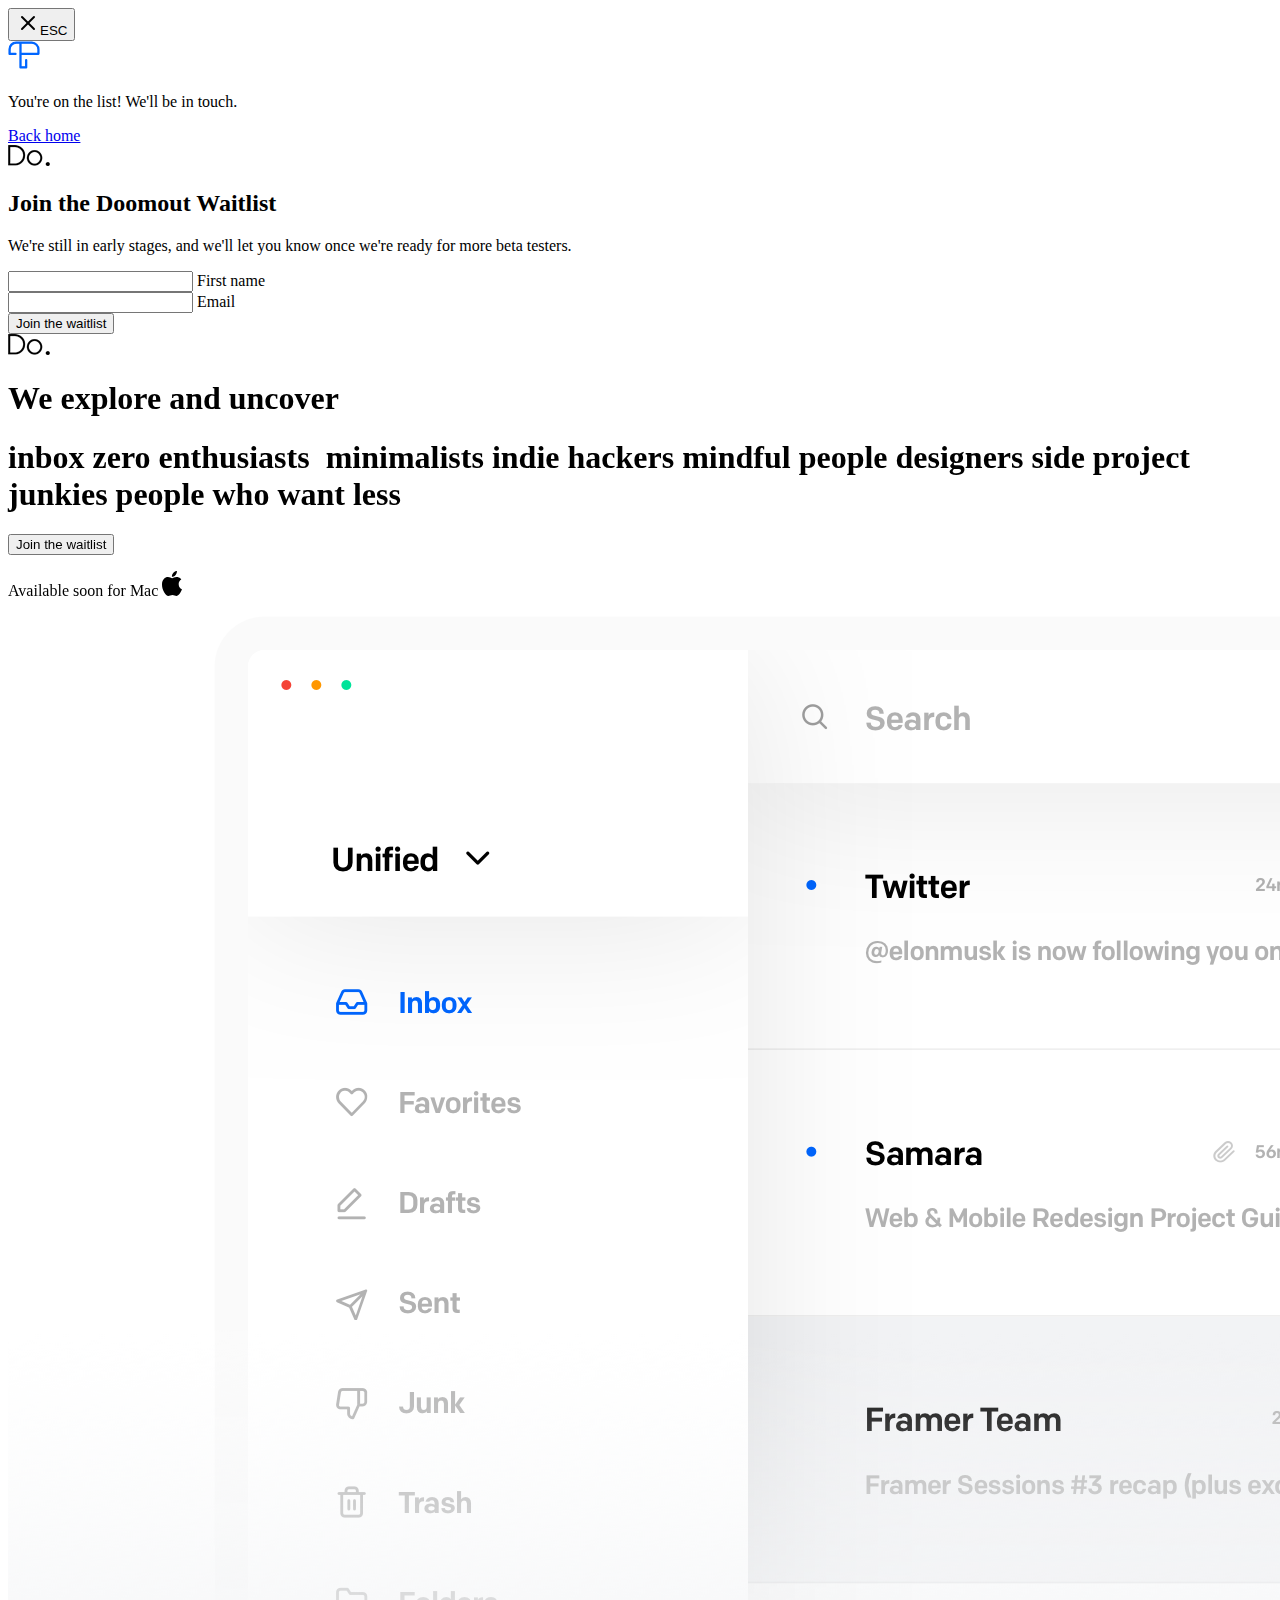
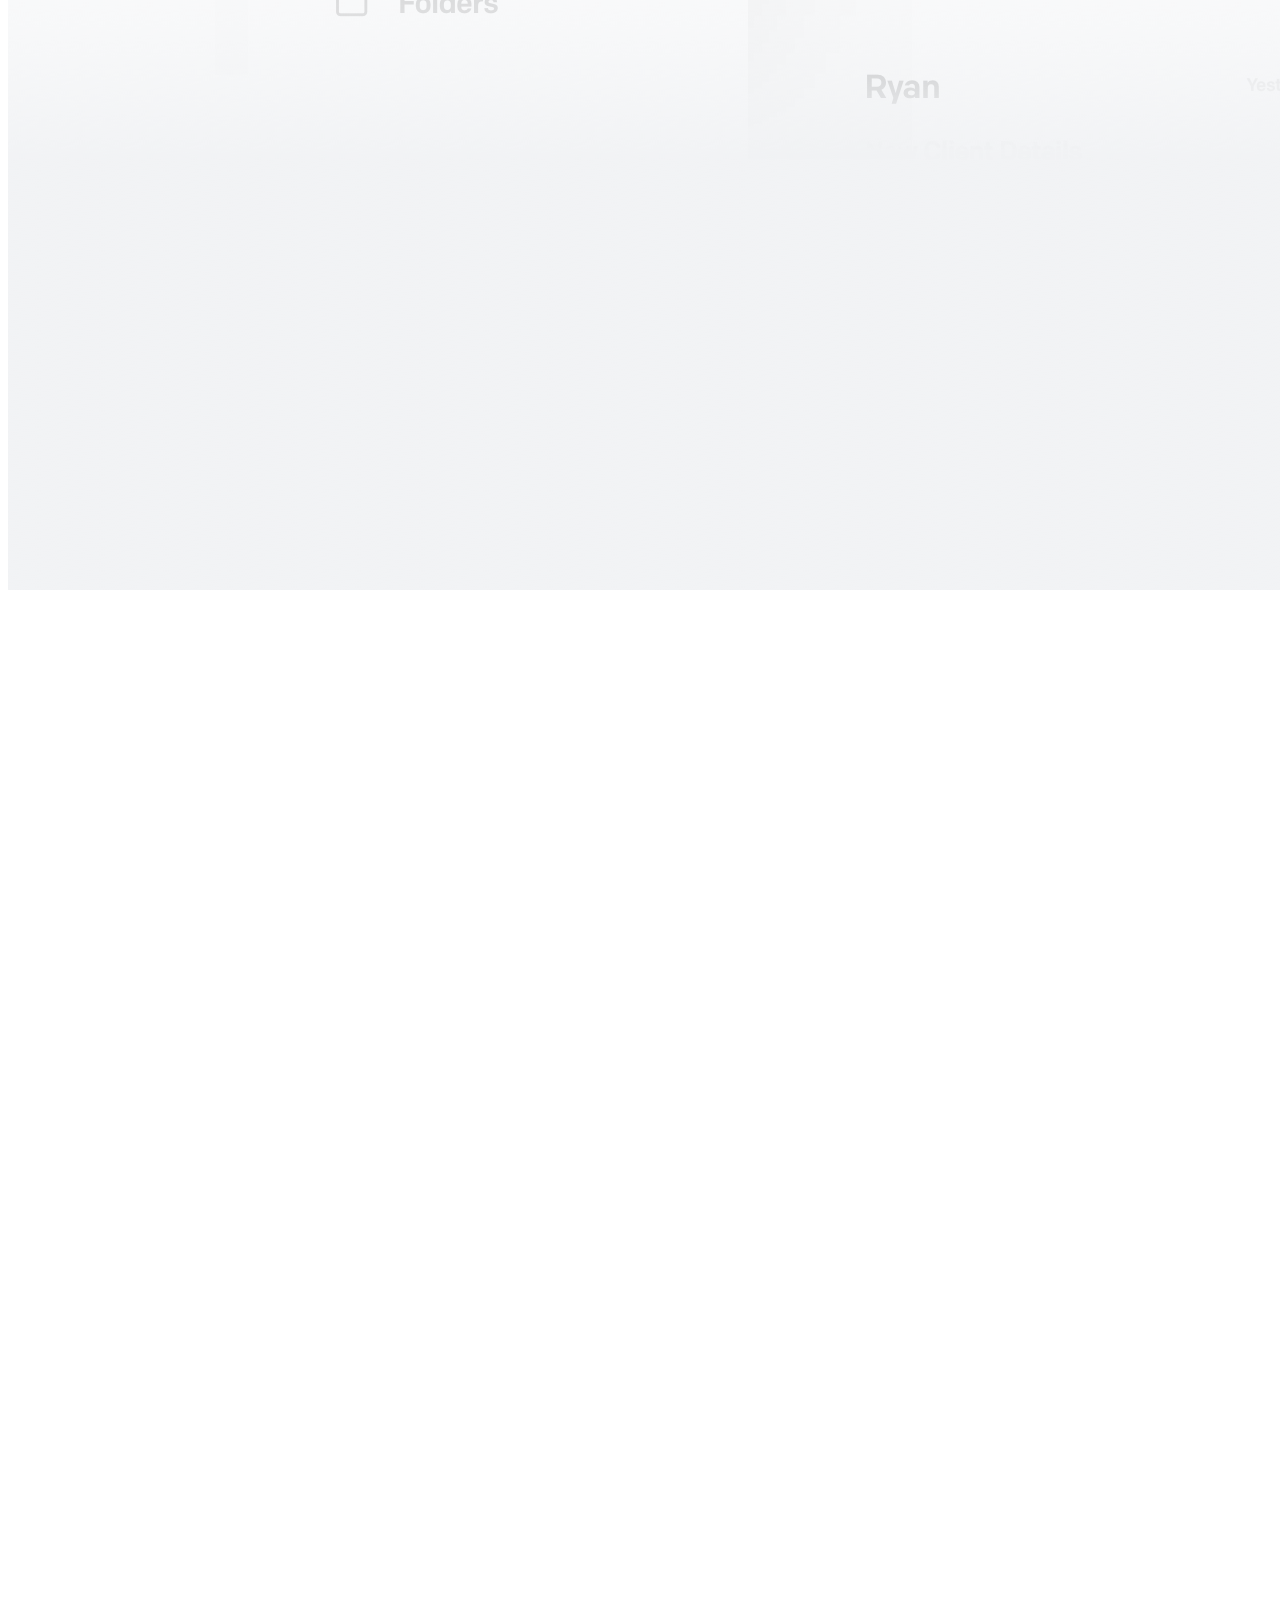
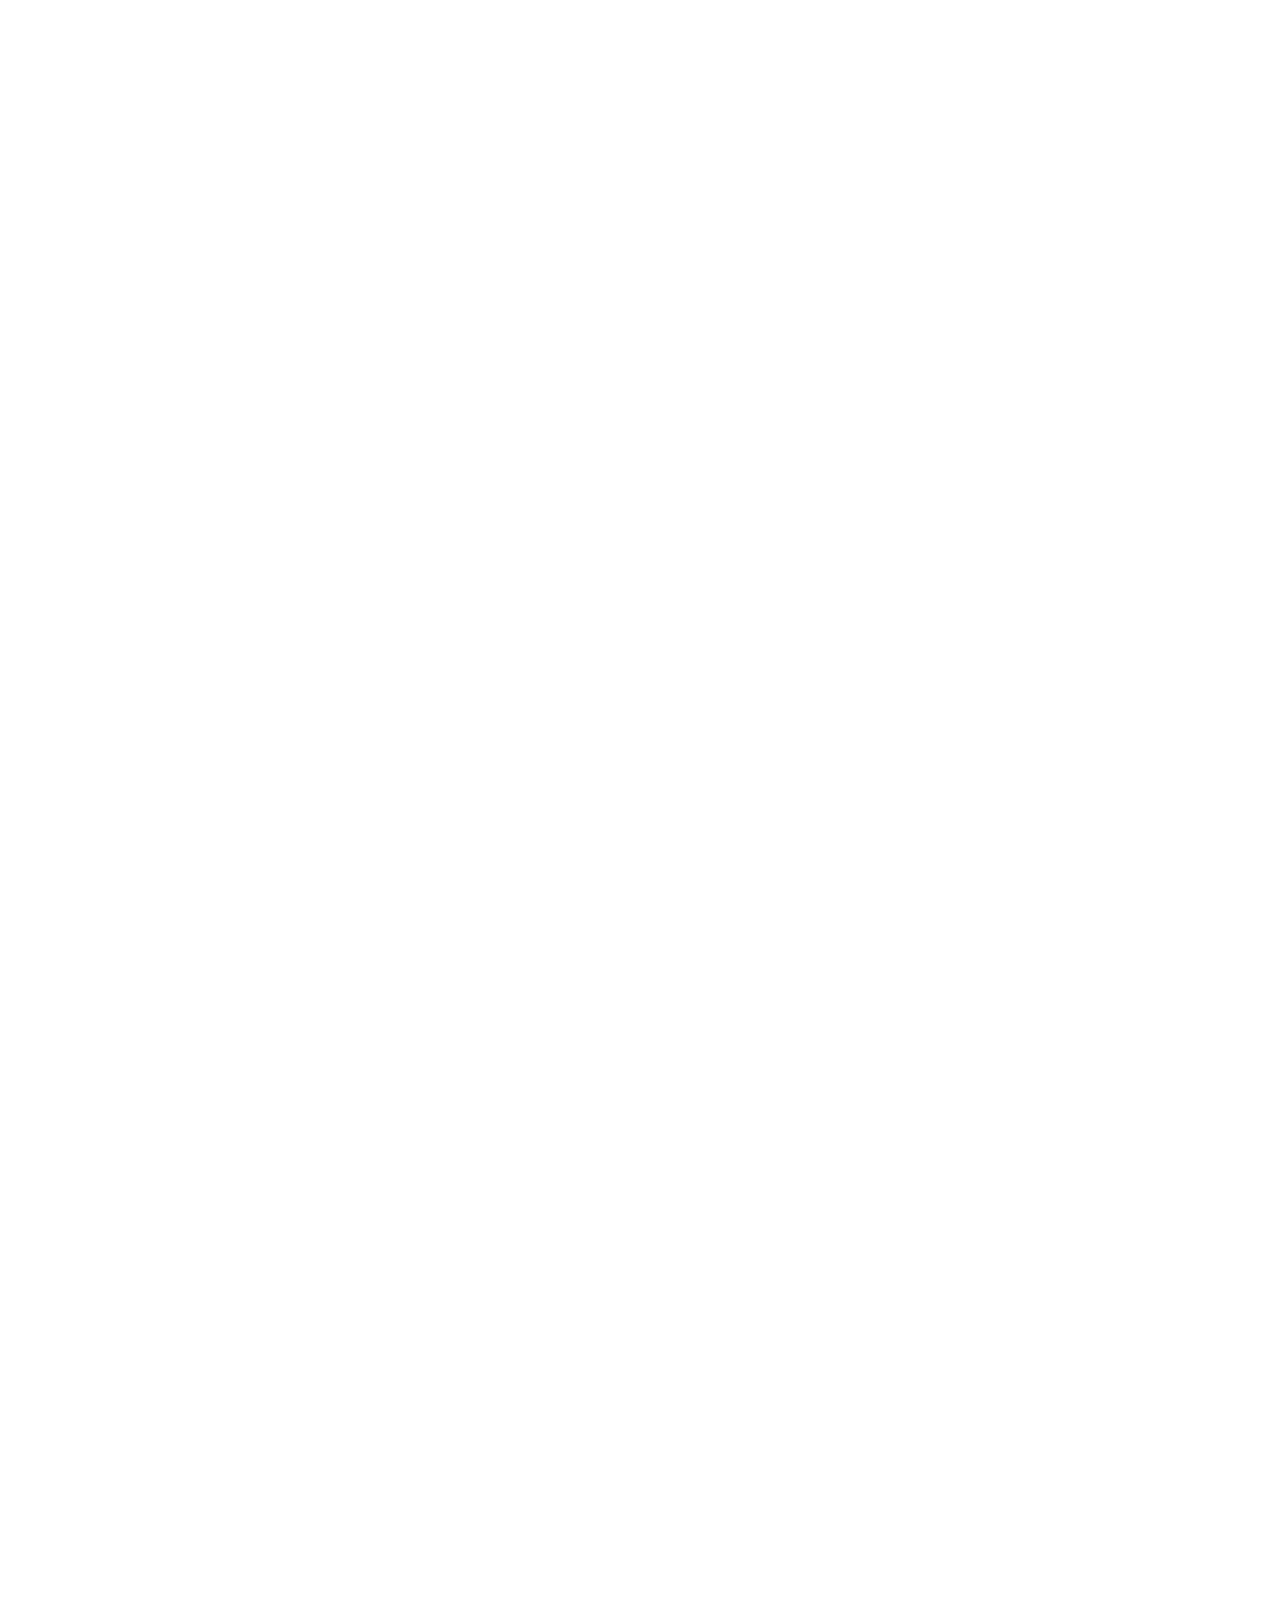
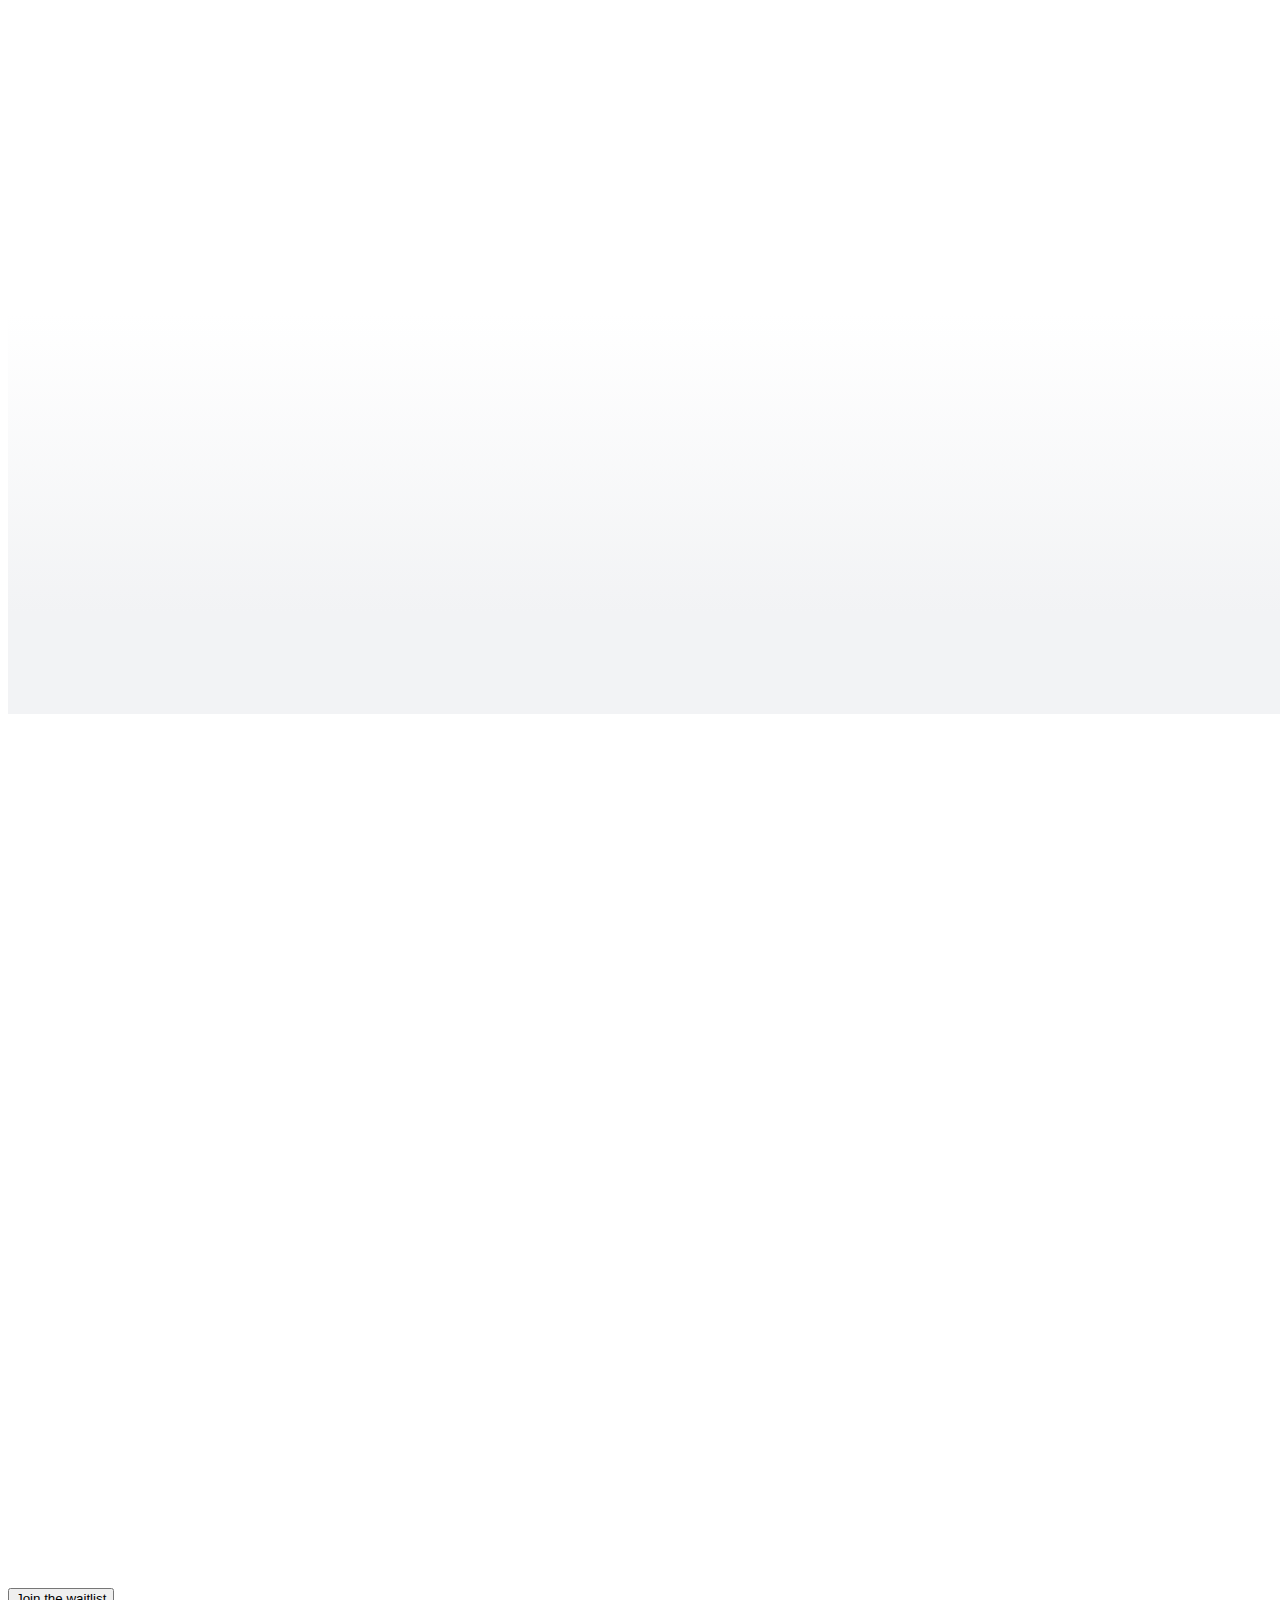
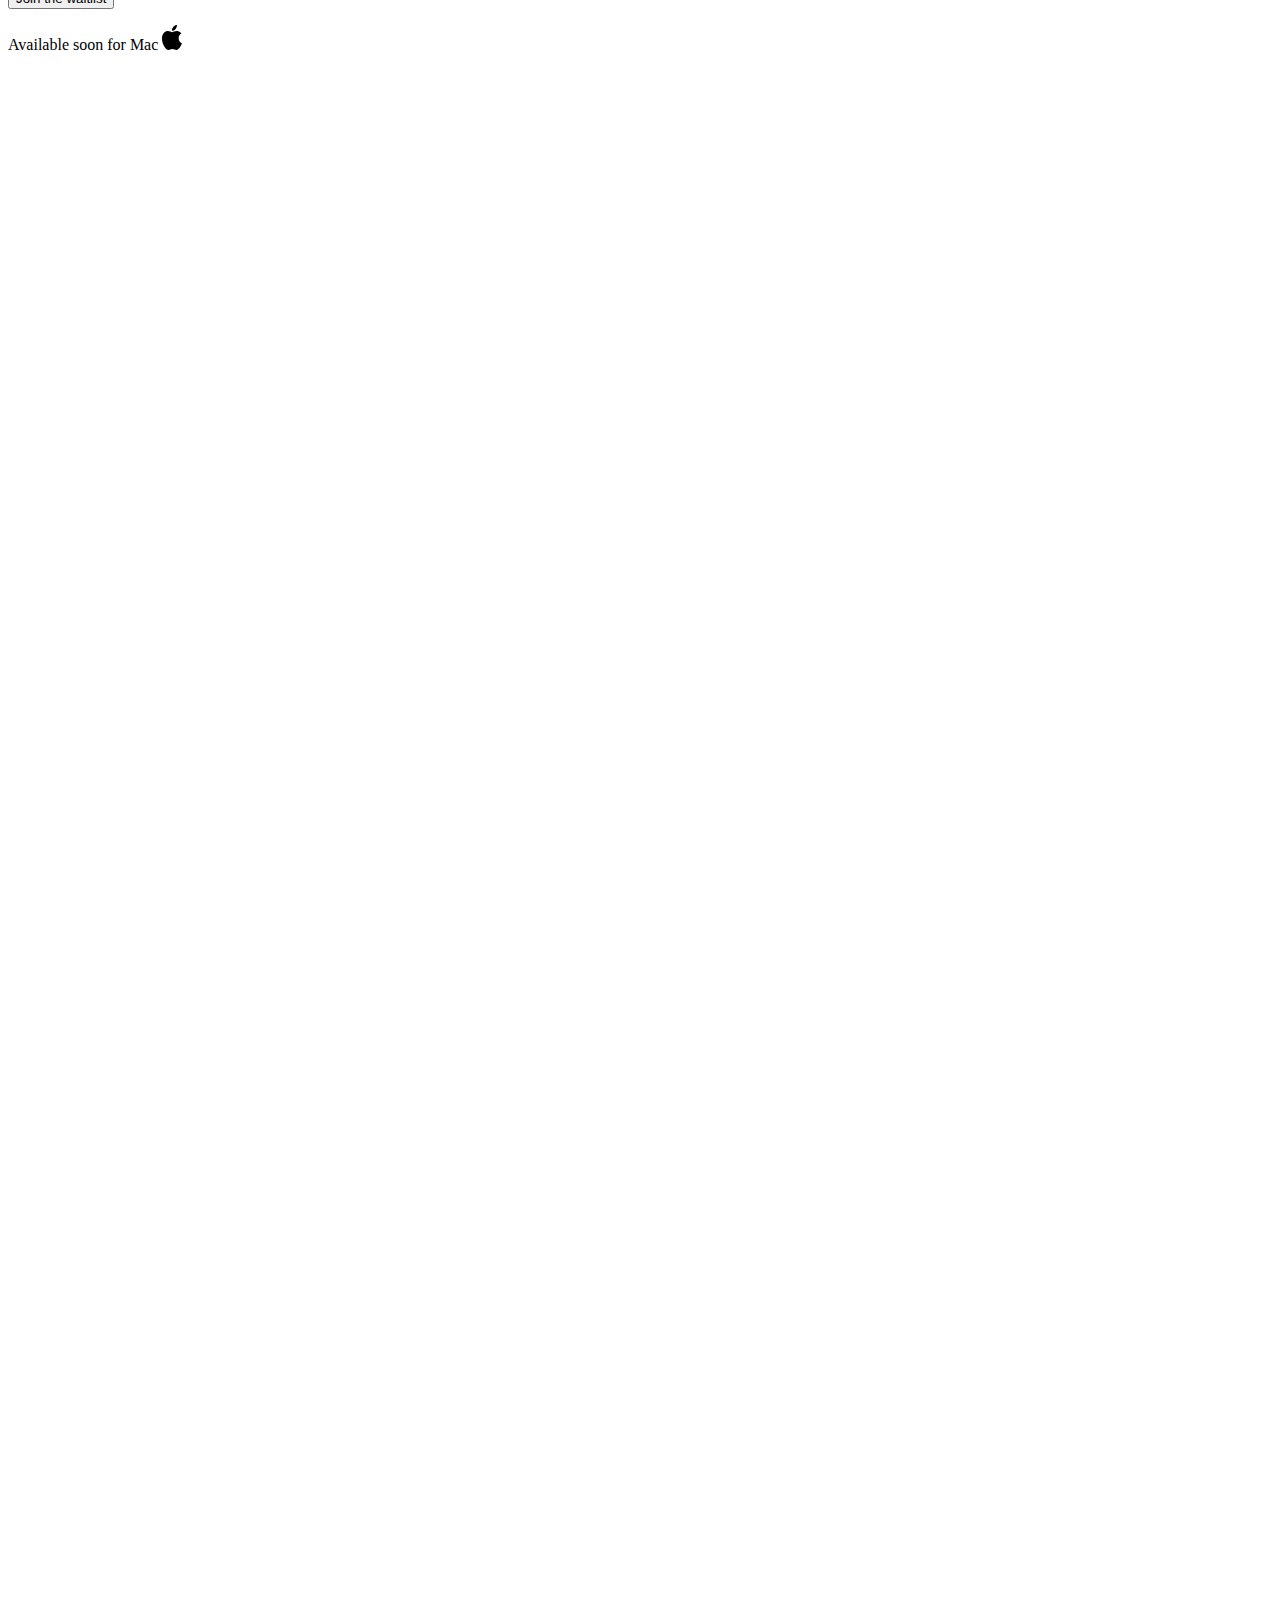
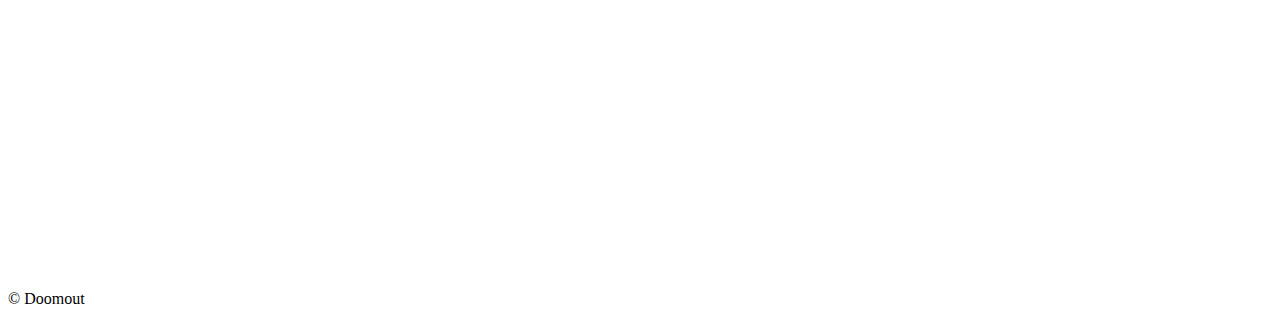
<file: demo/index.html>
<!DOCTYPE html>
<html lang="en">

  <head>
    <meta charset="utf-8">
    <meta name="viewport" content="width=device-width, initial-scale=1.0, maximum-scale=1">
    <title>Doomout</title>
  </head>

<body>
  <div class="modal">
  <button type="button" class="modal-close modal-toggle"><i class="icon" data-feather="x"></i><span class="hide-mobile">ESC</span></button>
  <div class="modal-content">
    <div class="success">
      <a href="index.html" class="logo"><img src="images/logo.svg" alt="logo"/></a>
      <h2 class="modal-title first-name" id="title-name"></h2>
      <p>You're on the list! We'll be in touch.</p>
      <a href="index.html" class="button">Back home</a>
    </div>
    <div class="form-content">
      <a href="index.html" class="logo"><img src="images/logodo.svg" alt="logo"/></a>
      <h2 class="modal-title">Join the Doomout Waitlist</h2>
      <p class="modal-subtitle">We're still in early stages, and we'll let you know once we're ready for more beta testers.</p>
      <form class='form' name='doomoutForm' method='POST'><input type='hidden' name='form-name' value='doomoutForm' />
        <div class="group">
          <input type="text" id="firstName" name="first-name" placeholder="&nbsp;" autocomplete="off" required>
          <label for="first-name">First name</label>
          <span class="border"></span>
        </div>
        <div class="group">
          <input type="email" name="email" placeholder="&nbsp;" autocomplete="off" required>
          <label for="email">Email</label>
          <span class="border"></span>
        </div>
        <button type="submit" class="button">Join the waitlist</button>
      </form>
    </div>
  </div>
</div>
  <div class="content">
    <a href="index.html" class="logo"><img src="images/logodo.png" alt="logo"/></a>
    <div class="hero">
      <h1 class="title">We explore and uncover</h1>
      <h1 class="title shift clip">
        <span class="word-shift">
          <b class="is-visible">inbox zero enthusiasts&nbsp;</b>
          <b>minimalists</b>
          <b>indie hackers</b>
          <b>mindful people</b>
          <b>designers</b>
          <b>side project junkies</b>
          <b>people who want less</b>
        </span>
      </h1>
      <button class="button modal-toggle">Join the waitlist</button>
      <p class="subtitle">Available soon for Mac <img src="images/logo-apple.svg" alt="apple"/></p>
    </div>
    <div class="screen-wrapper">
      <img src="images/screen.png" class="screen" alt="screen"/>
    </div>
    <section class="section section-features">
      <h2 class="title">An intentionally dead simple email experience</h1>
      <div class="features">
        <img src="images/overlay-left.svg" class="overlay-left hide-mobile" alt="overlay"/>
        <img src="images/overlay-right.svg" class="overlay-right hide-mobile" alt="overlay"/>
        <img src="images/overlay-top.svg" class="overlay-top show-mobile" alt="overlay"/>
        <img src="images/overlay-bottom.svg" class="overlay-bottom show-mobile" alt="overlay"/>
        <div class="row donts">
          <div class="feature"><i class="icon" data-feather="x"></i> No integrations</div>
          <div class="feature"><i class="icon" data-feather="x"></i> No templates</div>
          <div class="feature"><i class="icon" data-feather="x"></i> No autoresponders</div>
          <div class="feature"><i class="icon" data-feather="x"></i> No reminders</div>
          <div class="feature"><i class="icon" data-feather="x"></i> No rules</div>
          <div class="feature"><i class="icon" data-feather="x"></i> No filters</div>
          <div class="feature"><i class="icon" data-feather="x"></i> No A.I.</div>
          <div class="feature"><i class="icon" data-feather="x"></i> No snoozing</div>
          <!-- Repeat-->
          <div class="feature"><i class="icon" data-feather="x"></i> No integrations</div>
          <div class="feature"><i class="icon" data-feather="x"></i> No templates</div>
          <div class="feature"><i class="icon" data-feather="x"></i> No autoresponders</div>
          <div class="feature"><i class="icon" data-feather="x"></i> No reminders</div>
          <div class="feature"><i class="icon" data-feather="x"></i> No rules</div>
          <div class="feature"><i class="icon" data-feather="x"></i> No filters</div>
          <div class="feature"><i class="icon" data-feather="x"></i> No A.I.</div>
          <div class="feature"><i class="icon" data-feather="x"></i> No snoozing</div>
        </div>
        <div class="row dos">
          <div class="feature"><i class="icon" data-feather="check"></i>Shortcuts</div>
          <div class="feature"><i class="icon" data-feather="check"></i>Unified inbox</div>
          <div class="feature"><i class="icon" data-feather="check"></i>Dark mode</div>
          <div class="feature"><i class="icon" data-feather="check"></i>Lightning fast</div>
          <div class="feature"><i class="icon" data-feather="check"></i>Beautiful imagery</div>
          <div class="feature"><i class="icon" data-feather="check"></i>Simple UI</div>
          <div class="feature"><i class="icon" data-feather="check"></i>Interactive</div>
          <div class="feature"><i class="icon" data-feather="check"></i>Themes</div>
          <!-- Repeat-->
          <div class="feature"><i class="icon" data-feather="check"></i>Shortcuts</div>
          <div class="feature"><i class="icon" data-feather="check"></i>Unified inbox</div>
          <div class="feature"><i class="icon" data-feather="check"></i>Dark mode</div>
          <div class="feature"><i class="icon" data-feather="check"></i>Lightning fast</div>
          <div class="feature"><i class="icon" data-feather="check"></i>Beautiful imagery</div>
          <div class="feature"><i class="icon" data-feather="check"></i>Simple UI</div>
          <div class="feature"><i class="icon" data-feather="check"></i>Interactive</div>
          <div class="feature"><i class="icon" data-feather="check"></i>Themes</div>
        </div>
      </div>
      <!-- <p>If you’re looking for an email client with more features, try <a href="">these</a>.</p> -->
    </section>
    <section class="section section-providers">
      <h2 class="title">Use with any and all of your email providers</h2>
      <div class="cards">
        <img src="images/overlay-left.svg" class="overlay-left hide-mobile" alt="overlay"/>
        <img src="images/overlay-right.svg" class="overlay-right hide-mobile" alt="overlay"/>
        <div class="slider">
          <div class="slide"><img src="images/card-icloud.svg" alt="icloud"/></div>
          <div class="slide"><img src="images/card-gmail.svg" alt="gmail"/></div>
          <div class="slide"><img src="images/card-outlook.svg" alt="outlook"/></div>
          <div class="slide"><img src="images/card-yahoo.svg" alt="yahooe"/></div>
          <div class="slide"><img src="images/card-pop3.svg" alt="pop3"/></div>
          <div class="slide"><img src="images/card-imap.svg" alt="imap"/></div>
        </div>
      </div>
    </section>
    <section class="section imagery">
      <h2 class="title">Celebrate Inbox Zero with beautiful imagery</h2>
      <img src="images/overlay-bottom.svg" class="overlay-bottom hide-mobile" alt="overlay"/>
      <div class="zero-slider">
        <div class="slide"><img src="images/screen-illo-1.png" alt="inboxzero"/></div>
        <div class="slide"><img src="images/screen-illo-2.png" alt="inboxzero"/></div>
        <div class="slide"><img src="images/screen-illo-3.png" alt="inboxzero"/></div>
        <div class="slide"><img src="images/screen-illo-4.png" alt="inboxzero"/></div>
        <div class="slide"><img src="images/screen-illo-5.png" alt="inboxzero"/></div>
        <div class="slide"><img src="images/screen-illo-6.png" alt="inboxzero"/></div>
      </div>
    </section>
    <section class="section cta">
      <div class="cta-content">
        <h1 class="title">Join the beta, and start loving email again.</h1>
        <button class="button white modal-toggle">Join the waitlist</button>
        <p class="subtitle">Available soon for Mac <img src="images/logo-apple.svg" alt="apple"/></p>
      </div>
      <div class="zero-slider">
        <div class="slide"><img src="images/screen-cta-1.jpg" alt="inboxzero"/></div>
        <div class="slide"><img src="images/screen-cta-2.jpg" alt="inboxzero"/></div>
        <div class="slide"><img src="images/screen-cta-3.jpg" alt="inboxzero"/></div>
      </div>
    </section>
    <footer class="footer">
      <p>&copy; Doomout</p>
    </footer>
    </div>
  </div>
  <script src="./js/jquery/3.4.1/jquery.min.js"></script>
<script src="js/scripts.min.js"></script>
<script>

  // Close modal on escape key
  $(document).keyup(function(e) {
    if (e.key === "Escape") {
      $('.modal').removeClass('modal-show');
      $('.content').removeClass('content-blurred');
      $('body').removeClass('no-scroll');
    }
  });

  $(function(){

    // Provider card slider
    $('.slider').flickity({
      pauseAutoPlayOnHover: false,
      prevNextButtons: false,
      cellAlign: 'center',
      draggable:  false,
      freeScroll: false,
      wrapAround: true,
      pageDots: false,
      autoPlay: 3000,
    });

    // Imbox zero slider
    $('.zero-slider').flickity({
      pauseAutoPlayOnHover: false,
      prevNextButtons: false,
      cellAlign: 'center',
      freeScroll: false,
      wrapAround: false,
      draggable: false,
      pageDots: false,
      autoPlay: 3000,
      fade: true,
    });

    // Open & close modal
    $('.modal-toggle').click(function(){
      $('.modal').toggleClass('modal-show');
      $('.content').toggleClass('content-blurred');
      $('body').toggleClass('no-scroll');
    });

    // Reserve username form
    $(".form").submit(function(e) {
      e.preventDefault();
      var $form = $(this);
      $.post($form.attr("action"), $form.serialize()).then(function() {
        $('.form-content').addClass('form-content-hide');
        $('.success').addClass('success-show');
      });
    });

    // Save user's first name
    $(".form").submit(function(e) {
      e.preventDefault();
      var value = $("#firstName").val();
      $('.first-name').text("Thank you," + " " + value + "!");
    });

    // Feather icons
    feather.replace()

    // ScrollReveal
    ScrollReveal().reveal('.hero, .title, .screen, .features, .cards, .zero-slider', {
      distance: '40px',
      duration: 2000,
      mobile: false,
      reset: false,
      opacity: 0
    });

  });
</script>

</body>

</html>
</file>
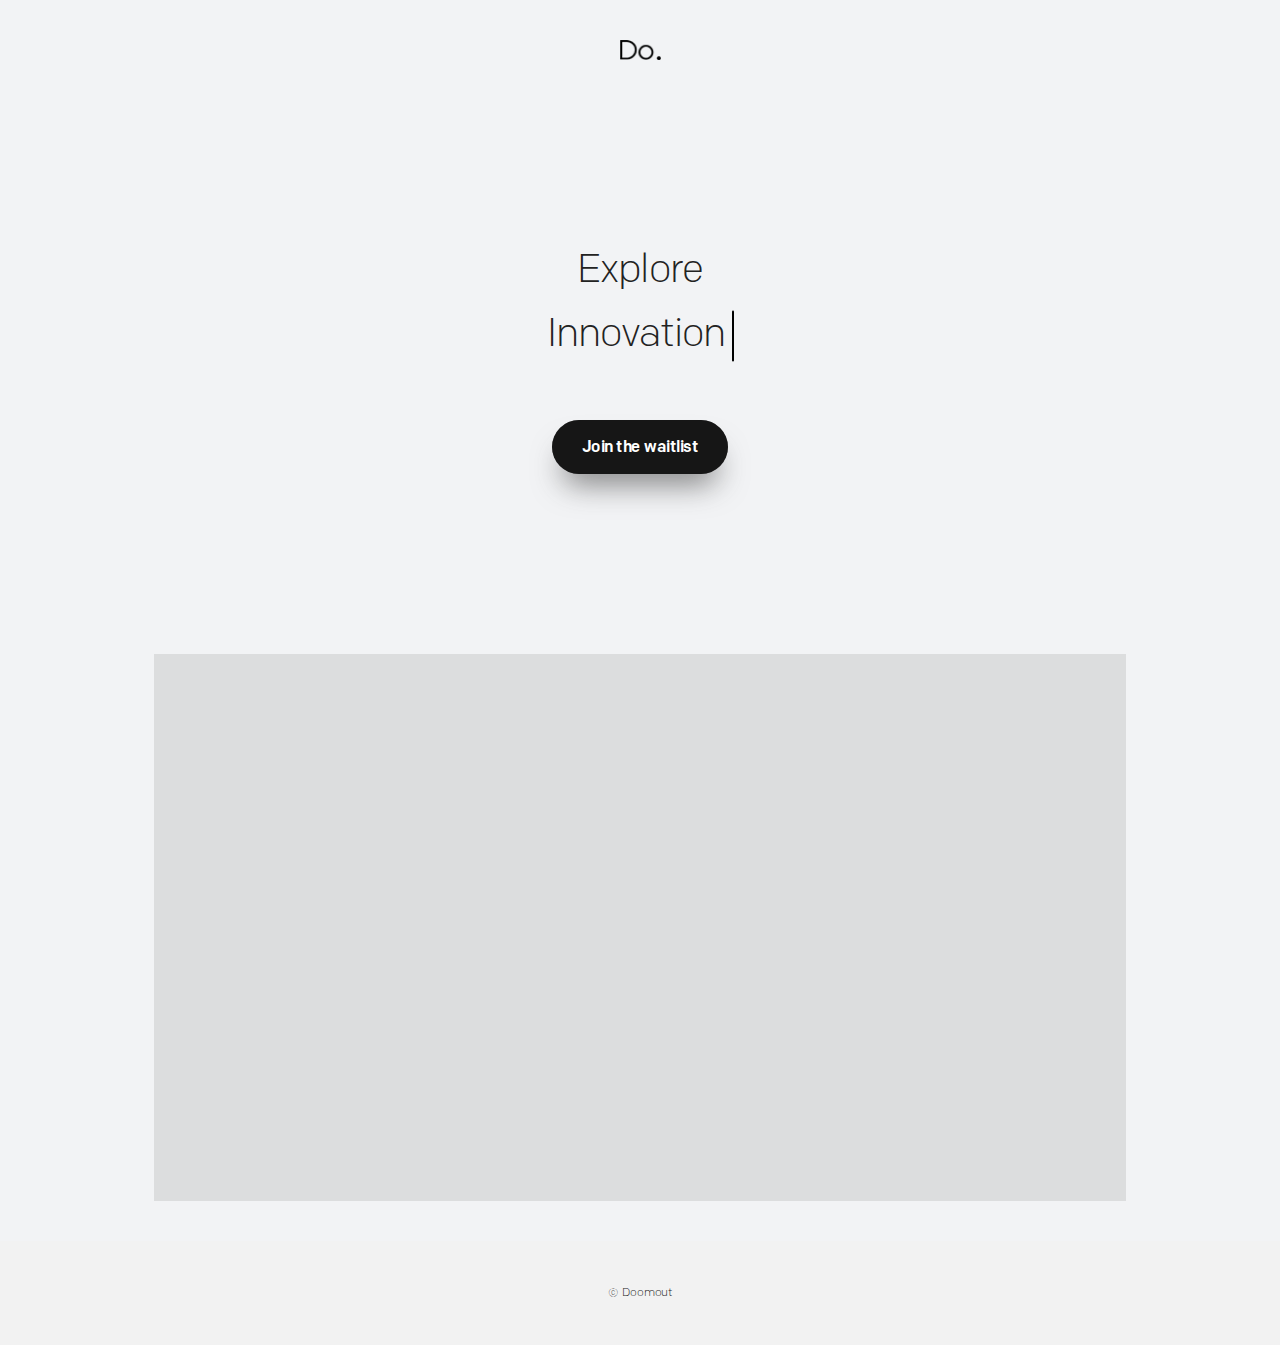
<file: demo/video-demo.html>
<!DOCTYPE html>
<html lang="en">

<head>
  <meta charset="utf-8">
  <meta name="viewport" content="width=device-width, initial-scale=1.0, maximum-scale=1">
  <title>Doomout</title>
  <meta name="title" content="Doomout">
  <meta name="author" content="@ijazulrehman">
  <meta property="og:type" content="website">
  <meta property="og:url" content="https://doomout.com/">
  <meta property="og:title" content="Doomout">
  <meta property="twitter:card" content="summary_large_image">
  <meta property="twitter:url" content="https://doomout.com/">
  <meta property="twitter:title" content="Doomout">
  <link href="images/thumbnail.jpg" rel="apple-touch-icon">
  <link href="images/favicon.ico" rel="shortcut icon">
  <link href="css/styles.css" rel="stylesheet">
</head>
<body>
  <div class="modal">
  <button type="button" class="modal-close modal-toggle"><i class="icon" data-feather="x"></i><span class="hide-mobile">ESC</span></button>
  <div class="modal-content">
    <div class="success">
      <a href="index.html" class="logo"><img src="images/logodo.png" alt="logo"/></a>
      <!-- <a href="index.html" >
          <div class="flip-container">
              <div class="flipper">
              <div class="front"></div>
              <div class="back"></div>
              </div>
            </div>
      </a> -->
      <h2 class="modal-title first-name" id="title-name"></h2>
      <p>You're on the list! We'll be in touch.</p>
      <a href="index.html" class="button">Back home</a>
    </div>
    <div class="form-content">
      <a href="index.html" class="logo"><img src="images/logodo.png" alt="logo"/></a>
      <!-- <a href="index.html" >
          <div class="flip-container">
              <div class="flipper">
              <div class="front"></div>
              <div class="back"></div>
              </div>
          </div>
      </a> -->
      <h2 class="modal-title">Join the Doomout Waitlist</h2>
      <p class="modal-subtitle">We're still in early stages, and we'll let you know once we're ready for more beta testers.</p>
      <form class='form' name='doomoutForm' method='POST'><input type='hidden' name='form-name' value='doomoutForm' />
        <div class="group">
          <input type="text" id="firstName" name="first-name" placeholder="&nbsp;" autocomplete="off" required>
          <label for="first-name">First name</label>
          <span class="border"></span>
        </div>
        <div class="group">
          <input type="email" name="email" placeholder="&nbsp;" autocomplete="off" required>
          <label for="email">Email</label>
          <span class="border"></span>
        </div>
        <button type="submit" class="button">Join the waitlist</button>
      </form>
    </div>
  </div>
</div>
  <div class="content">
      <a href="index.html" class="logo"><img src="images/logodo.png" alt="logo"/></a>


    <div class="hero">
      <h1 class="title">Explore</h1>
      <h1 class="title shift clip">
        <span class="word-shift">
          <b class="is-visible">Innovation&nbsp;</b>
          <b>Creativity</b>
          <b>Technology</b>
        </span>
      </h1>
      <button class="button modal-toggle">Join the waitlist</button>
      <!-- <p class="subtitle">Available soon for Mac <img src="images/logo-apple.svg" alt="apple"/></p> -->
    </div>
    <div class="screen-wrapper">
      <!-- <img src="images/screen.png" class="screen" alt="screen"/> -->
      <div class="outerVideoWrapper2">
      <div class="videoWrapper video">
          <!-- Copy & Pasted from YouTube -->
          <div class="videoPadding">
              <iframe width="560" height="315" src="https://www.youtube.com/embed/b-jHGR1qV-0" frameborder="0" allow="accelerometer; autoplay; encrypted-media; gyroscope; picture-in-picture" allowfullscreen></iframe>
          </div>
      </div>
      </div>
    </div>


    <footer class="footer">
      <p>&copy; Doomout</p>
    </footer>
    </div>
  </div>
  <!-- <script src="./js/jquery/3.4.1/jquery.min.js"></script> -->
  <script
  src="https://code.jquery.com/jquery-3.4.1.min.js"
  integrity="sha256-CSXorXvZcTkaix6Yvo6HppcZGetbYMGWSFlBw8HfCJo="
  crossorigin="anonymous"></script>
<script src="js/scripts.min.js"></script>
<script>


  // Close modal on escape key
  $(document).keyup(function(e) {
    if (e.key === "Escape") {
      $('.modal').removeClass('modal-show');
      $('.content').removeClass('content-blurred');
      $('body').removeClass('no-scroll');
    }
  });

  $(function(){

    // Provider card slider
    $('.slider').flickity({
      pauseAutoPlayOnHover: false,
      prevNextButtons: false,
      cellAlign: 'center',
      draggable:  false,
      freeScroll: false,
      wrapAround: true,
      pageDots: false,
      autoPlay: 3000,
    });

    // Imbox zero slider
    $('.zero-slider').flickity({
      pauseAutoPlayOnHover: false,
      prevNextButtons: false,
      cellAlign: 'center',
      freeScroll: false,
      wrapAround: false,
      draggable: false,
      pageDots: false,
      autoPlay: 3000,
      fade: true,
    });

    // Open & close modal
    $('.modal-toggle').click(function(){
      $('.modal').toggleClass('modal-show');
      $('.content').toggleClass('content-blurred');
      $('body').toggleClass('no-scroll');
    });

    // Reserve username form
    $(".form").submit(function(e) {
      e.preventDefault();
      var $form = $(this);
      $.post($form.attr("action"), $form.serialize()).then(function() {
        $('.form-content').addClass('form-content-hide');
        $('.success').addClass('success-show');
      });
    });

    // Save user's first name
    $(".form").submit(function(e) {
      e.preventDefault();
      var firstName = $("#firstName").val();
      var email = $("#email").val();
      const someObject = {
        name: firstName,
        email: email
      }
      $('.first-name').text("Thank you," + " " + value + "!");

    });

    // Feather icons
    feather.replace()

    // ScrollReveal
    ScrollReveal().reveal('.hero, .title, .video, .screen, .features, .cards, .zero-slider', {
      distance: '40px',
      duration: 2000,
      mobile: false,
      reset: false,
      opacity: 0
    });

  });
</script>




</body>

</html>
</file>
<file: demo/css/styles.css>
@font-face {
    font-family: 'colfax-light';
    src: url("../fonts/colfax-light.woff") format("woff"), url("../fonts/colfax-light.woff2") format("woff2");
    font-weight: normal;
    font-style: normal
}

@font-face {
    font-family: 'colfax-medium';
    src: url("../fonts/colfax-medium.woff") format("woff"), url("../fonts/colfax-medium.woff2") format("woff2");
    font-weight: normal;
    font-style: normal
}

@font-face {
    font-family: 'colfax-bold';
    src: url("../fonts/colfax-bold.woff") format("woff"), url("../fonts/colfax-bold.woff2") format("woff2");
    font-weight: normal;
    font-style: normal
}

@font-face {
    font-family: 'colfax-light';
    src: url("../fonts/colfax-light.woff") format("woff"), url("../fonts/colfax-light.woff2") format("woff2");
    font-weight: normal;
    font-style: normal
}

@font-face {
    font-family: 'colfax-medium';
    src: url("../fonts/colfax-medium.woff") format("woff"), url("../fonts/colfax-medium.woff2") format("woff2");
    font-weight: normal;
    font-style: normal
}

@font-face {
    font-family: 'colfax-bold';
    src: url("../fonts/colfax-bold.woff") format("woff"), url("../fonts/colfax-bold.woff2") format("woff2");
    font-weight: normal;
    font-style: normal
}

* {
    text-decoration: none;
    list-style: none;
    outline: none;
    border: none;
    padding: 0;
    margin: 0
}

*,
*:before,
*:after {
    -o-box-sizing: border-box;
    -webkit-box-sizing: border-box;
    box-sizing: border-box
}

html,
body {
    height: 100%;
    width: 100%;
    padding: 0;
    margin: 0
}

body {
    -webkit-font-smoothing: antialiased;
    -moz-osx-font-smoothing: grayscale
}

.icon {
    vertical-align: middle;
    position: relative;
    margin-top: -2px;
    height: 20px;
    width: 20px
}

img {
    pointer-events: none
}

img {
    max-width: 100%
}

a,
.icon {
    -webkit-transition: all 0.4s ease;
    transition: all 0.4s ease
}

*::-webkit-selection {
    background-color: #000000;;
    color: #fff
}

*::-moz-selection {
    background-color: #000000;;
    color: #fff
}

*::selection {
    background-color: #000000;;
    color: #fff
}

::-webkit-scrollbar {
    display: none
}

.flex-center {
    -webkit-box-pack: center;
    -ms-flex-pack: center;
    justify-content: center;
    -webkit-box-align: center;
    -ms-flex-align: center;
    align-items: center;
    display: -webkit-box;
    display: -ms-flexbox;
    display: flex
}

.center {
    -webkit-transform: translate(-50%, -50%);
    -ms-transform: translate(-50%, -50%);
    transform: translate(-50%, -50%);
    position: absolute;
    left: 50%;
    top: 50%
}

.center-y {
    -webkit-transform: translateY(-50%);
    -ms-transform: translateY(-50%);
    transform: translateY(-50%);
    position: absolute;
    top: 50%
}

.center-x {
    -webkit-transform: translateX(-50%);
    -ms-transform: translateX(-50%);
    transform: translateX(-50%);
    position: absolute;
    left: 50%
}

input {
    border-radius: 0;
    -webkit-appearance: none;
    -moz-appearance: none;
    appearance: none;
    outline: none;
    border: 0
}

input:hover,
input:active,
input:focus {
    outline: none
}

input:-webkit-autofill {
    -webkit-box-shadow: 0 0 0 40px #fff inset !important;
    -webkit-text-fill-color: #222 !important
}

::-webkit-input-placeholder {
    color: #222
}

:-ms-input-placeholder {
    color: #222
}

::-moz-placeholder {
    color: #222
}

:-moz-placeholder {
    color: #222
}

.show-mobile {
    display: none
}

@media (max-width: 900px) {
    .hide-mobile {
        display: none !important
    }

    .show-mobile {
        display: block !important
    }
}

@font-face {
    font-family: 'colfax-light';
    src: url("../fonts/colfax-light.woff") format("woff"), url("../fonts/colfax-light.woff2") format("woff2");
    font-weight: normal;
    font-style: normal
}

@font-face {
    font-family: 'colfax-medium';
    src: url("../fonts/colfax-medium.woff") format("woff"), url("../fonts/colfax-medium.woff2") format("woff2");
    font-weight: normal;
    font-style: normal
}

@font-face {
    font-family: 'colfax-bold';
    src: url("../fonts/colfax-bold.woff") format("woff"), url("../fonts/colfax-bold.woff2") format("woff2");
    font-weight: normal;
    font-style: normal
}

* {
    text-decoration: none;
    list-style: none;
    outline: none;
    border: none;
    padding: 0;
    margin: 0
}

*,
*:before,
*:after {
    -o-box-sizing: border-box;
    -webkit-box-sizing: border-box;
    box-sizing: border-box
}

html,
body {
    height: 100%;
    width: 100%;
    padding: 0;
    margin: 0
}

body {
    -webkit-font-smoothing: antialiased;
    -moz-osx-font-smoothing: grayscale
}

.icon {
    vertical-align: middle;
    position: relative;
    margin-top: -2px;
    height: 20px;
    width: 20px
}

img {
    pointer-events: none
}

img {
    max-width: 100%
}

a,
.icon {
    -webkit-transition: all 0.4s ease;
    transition: all 0.4s ease
}

*::-webkit-selection {
    background-color: #000000;;
    color: #fff
}

*::-moz-selection {
    background-color: #000000;;
    color: #fff
}

*::selection {
    background-color: #000000;;
    color: #fff
}

::-webkit-scrollbar {
    display: none
}

.flex-center,
.hero,
.logo,
.features .row,
.modal,
.modal .modal-content {
    -webkit-box-pack: center;
    -ms-flex-pack: center;
    justify-content: center;
    -webkit-box-align: center;
    -ms-flex-align: center;
    align-items: center;
    display: -webkit-box;
    display: -ms-flexbox;
    display: flex
}

.center {
    -webkit-transform: translate(-50%, -50%);
    -ms-transform: translate(-50%, -50%);
    transform: translate(-50%, -50%);
    position: absolute;
    left: 50%;
    top: 50%
}

.center-y,
.shift.clip .word-shift:after,
.overlay-left,
.overlay-right,
form .group label {
    -webkit-transform: translateY(-50%);
    -ms-transform: translateY(-50%);
    transform: translateY(-50%);
    position: absolute;
    top: 50%
}

.center-x,
.logo,
.modal .modal-close span {
    -webkit-transform: translateX(-50%);
    -ms-transform: translateX(-50%);
    transform: translateX(-50%);
    position: absolute;
    left: 50%
}

input {
    border-radius: 0;
    -webkit-appearance: none;
    -moz-appearance: none;
    appearance: none;
    outline: none;
    border: 0
}

input:hover,
input:active,
input:focus {
    outline: none
}

input:-webkit-autofill {
    -webkit-box-shadow: 0 0 0 40px #fff inset !important;
    -webkit-text-fill-color: #222 !important
}

::-webkit-input-placeholder {
    color: #222
}

:-ms-input-placeholder {
    color: #222
}

::-moz-placeholder {
    color: #222
}

:-moz-placeholder {
    color: #222
}

.show-mobile {
    display: none
}

@media (max-width: 900px) {
    .hide-mobile {
        display: none !important
    }

    .show-mobile {
        display: block !important
    }
}

@font-face {
    font-family: 'colfax-light';
    src: url("../fonts/colfax-light.woff") format("woff"), url("../fonts/colfax-light.woff2") format("woff2");
    font-weight: normal;
    font-style: normal
}

@font-face {
    font-family: 'colfax-medium';
    src: url("../fonts/colfax-medium.woff") format("woff"), url("../fonts/colfax-medium.woff2") format("woff2");
    font-weight: normal;
    font-style: normal
}

@font-face {
    font-family: 'colfax-bold';
    src: url("../fonts/colfax-bold.woff") format("woff"), url("../fonts/colfax-bold.woff2") format("woff2");
    font-weight: normal;
    font-style: normal
}

* {
    text-decoration: none;
    list-style: none;
    outline: none;
    border: none;
    padding: 0;
    margin: 0
}

*,
*:before,
*:after {
    -o-box-sizing: border-box;
    -webkit-box-sizing: border-box;
    box-sizing: border-box
}

html,
body {
    height: 100%;
    width: 100%;
    padding: 0;
    margin: 0
}

body {
    -webkit-font-smoothing: antialiased;
    -moz-osx-font-smoothing: grayscale
}

.icon {
    vertical-align: middle;
    position: relative;
    margin-top: -2px;
    height: 20px;
    width: 20px
}

img {
    pointer-events: none
}

img {
    max-width: 100%
}

a,
.icon {
    -webkit-transition: all 0.4s ease;
    transition: all 0.4s ease
}

*::-webkit-selection {
    background-color: #000000;;
    color: #fff
}

*::-moz-selection {
    background-color: #000000;;
    color: #fff
}

*::selection {
    background-color: #000000;;
    color: #fff
}

::-webkit-scrollbar {
    display: none
}

.flex-center,
.hero,
.logo,
.features .row,
.modal,
.modal .modal-content {
    -webkit-box-pack: center;
    -ms-flex-pack: center;
    justify-content: center;
    -webkit-box-align: center;
    -ms-flex-align: center;
    align-items: center;
    display: -webkit-box;
    display: -ms-flexbox;
    display: flex
}

.center {
    -webkit-transform: translate(-50%, -50%);
    -ms-transform: translate(-50%, -50%);
    transform: translate(-50%, -50%);
    position: absolute;
    left: 50%;
    top: 50%
}

.center-y,
.shift.clip .word-shift:after,
.overlay-left,
.overlay-right,
form .group label {
    -webkit-transform: translateY(-50%);
    -ms-transform: translateY(-50%);
    transform: translateY(-50%);
    position: absolute;
    top: 50%
}

.center-x,
.logo,
.modal .modal-close span {
    -webkit-transform: translateX(-50%);
    -ms-transform: translateX(-50%);
    transform: translateX(-50%);
    position: absolute;
    left: 50%
}

input {
    border-radius: 0;
    -webkit-appearance: none;
    -moz-appearance: none;
    appearance: none;
    outline: none;
    border: 0
}

input:hover,
input:active,
input:focus {
    outline: none
}

input:-webkit-autofill {
    -webkit-box-shadow: 0 0 0 40px #fff inset !important;
    -webkit-text-fill-color: #222 !important
}

::-webkit-input-placeholder {
    color: #222
}

:-ms-input-placeholder {
    color: #222
}

::-moz-placeholder {
    color: #222
}

:-moz-placeholder {
    color: #222
}

.show-mobile {
    display: none
}

@media (max-width: 900px) {
    .hide-mobile {
        display: none !important
    }

    .show-mobile {
        display: block !important
    }
}

h1,
.h1,
.word-shift b,
.modal .modal-content .modal-title,
h2,
.h2 {
    letter-spacing: -1px;
    font-weight: normal;
    font-family: "colfax-light", sans-serif;
    line-height: 1.6;
    font-size: 40px;
    color: #222
}

h2,
.h2 {
    font-size: 36px
}

h3,
.h3 {
    letter-spacing: -1px;
    font-weight: normal;
    font-family: "colfax-bold", sans-serif;
    font-size: 16px;
    color: #000000;
}

p,
.p,
.button,
form .group input,
form .group label,
a {
    letter-spacing: -0.3px;
    font-family: "colfax-light", sans-serif;
    font-size: 16px;
    line-height: 2;
    color: #222
}

a {
    font-family: "colfax-medium", sans-serif
}

a:hover {
    color: #000000;
}

@media (max-width: 900px) {

    h1,
    .h1,
    .word-shift b,
    .modal .modal-content .modal-title,
    h2,
    .h2 {
        font-size: 30px
    }
}

body {
    background: #f2f3f5;
    font-family: "colfax-medium", sans-serif;
    text-align: center;
    color: #222
}

body.no-scroll {
    overflow: hidden
}

button {
    -webkit-appearance: none;
    -webkit-transition: all 0.4s ease;
    transition: all 0.4s ease;
    -moz-appearance: none;
    appearance: none;
    cursor: pointer
}

.button {
    -webkit-box-shadow: 0 20px 30px -10px rgba(54, 54, 54, 0.6);
    box-shadow: 0 20px 30px -10px rgba(54, 54, 54, 0.6);
    padding: 12px 30px 10px;
    letter-spacing: -0.5px;
    display: inline-block;
    border-radius: 100px;
    font-family: "colfax-medium", sans-serif;
    -webkit-transition: all 0.4s ease;
    transition: all 0.4s ease;
    text-align: center;
    position: relative;
    background: #000000;;
    cursor: pointer;
    color: #fff;
    width: auto;
    z-index: 2
}

.button:hover {
    -webkit-box-shadow: 0 30px 40px -10px rgba(54, 54, 54, 0.8);
    box-shadow: 0 30px 40px -10px rgba(54, 54, 54, 0.8);
    -webkit-transform: scale(1.04);
    -ms-transform: scale(1.04);
    transform: scale(1.04);
    color: #fff
}

.button:active {
    -webkit-box-shadow: 0 20px 30px -10px rgba(54, 54, 54, 0.6);
    box-shadow: 0 20px 30px -10px rgba(54, 54, 54, 0.6);
    -webkit-transform: scale(1);
    -ms-transform: scale(1);
    transform: scale(1)
}

.button:before {
    -webkit-animation: pulse 2s ease infinite;
    animation: pulse 2s ease infinite;
    background: rgba(54, 54, 54, 0.4);
    border-radius: 100px;
    position: absolute;
    content: "";
    z-index: -1;
    bottom: 0;
    right: 0;
    left: 0;
    top: 0
}

.button.white {
    -webkit-box-shadow: 0 20px 30px -10px rgba(34, 34, 34, 0.2);
    box-shadow: 0 20px 30px -10px rgba(34, 34, 34, 0.2);
    background: #fff;
    color: #222
}

.button.white:before {
    background: rgba(255, 255, 255, 0.4)
}

.button.white:hover {
    -webkit-box-shadow: 0 30px 40px -10px rgba(34, 34, 34, 0.4);
    box-shadow: 0 30px 40px -10px rgba(34, 34, 34, 0.4)
}

@-webkit-keyframes pulse {
    0% {
        -webkit-transform: scale(1);
        transform: scale(1)
    }

    50% {
        opacity: 0.2
    }

    100% {
        -webkit-transform: scale(1.2, 1.4);
        transform: scale(1.2, 1.4);
        opacity: 0
    }
}

@keyframes pulse {
    0% {
        -webkit-transform: scale(1);
        transform: scale(1)
    }

    50% {
        opacity: 0.2
    }

    100% {
        -webkit-transform: scale(1.2, 1.4);
        transform: scale(1.2, 1.4);
        opacity: 0
    }
}

.shift {
    max-width: 100% !important;
    width: 100% !important
}

.shift.clip span {
    display: inline-block
}

.shift.clip .word-shift {
    overflow: hidden
}

.shift.clip .word-shift:after {
    background-color: #000000;;
    border-radius: 2px;
    content: '';
    height: 80%;
    width: 2px;
    right: 0
}

.shift.clip b {
    opacity: 0
}

.shift.clip b.is-visible {
    opacity: 1
}

.word-shift {
    display: inline-block;
    position: relative;
    text-align: left
}

.word-shift b {
    display: inline-block;
    white-space: nowrap;
    position: absolute;
    left: 0;
    top: 0
}

.word-shift b.is-visible {
    position: relative
}

.word-shift b {
    opacity: 0
}

.word-shift b.is-visible {
    opacity: 1
}

.hero {
    padding: 240px 0 140px;
    -webkit-box-orient: vertical;
    -webkit-box-direction: normal;
    -ms-flex-direction: column;
    flex-direction: column;
    width: 100%
}

.hero .button {
    margin-top: 30px
}

.logo {
    height: 100px;
    width: 100px;
    z-index: 2;
    top: 0
}

.logo img {
    -webkit-transition: all 0.4s ease;
    transition: all 0.4s ease;
    width: 41px
}

.logo:hover img {
    -webkit-transform: scaleX(-1);
    -ms-transform: scaleX(-1);
    transform: scaleX(-1)
}

.screen-wrapper {
    max-width: 1800px;
    margin: auto;
    position: relative;
    overflow: hidden;
    z-index: 2;
    padding: 0 10%;
}

.screen-wrapper .screen {
    margin: 0 auto -140px;
    width: 1400px
}

.title {
    position: relative;
    max-width: 90%;
    margin: 0 auto;
    width: 400px
}

.subtitle {
    margin: 16px 0 0 -4px;
    font-size: 12px
}

.subtitle img {
    position: relative;
    opacity: 0.4;
    width: 10px;
    left: 4px;
    top: 1px
}

.title.wide {
    width: 600px
}

.section {
    position: relative;
    padding: 120px 0
}

.section:nth-child(odd) {
    -webkit-box-shadow: 0 0 100px rgba(34, 34, 34, 0.04);
    box-shadow: 0 0 100px rgba(34, 34, 34, 0.04)
}

.section-features {
    padding: 80px 0 40px
}

.section-features p {
    margin: 0 auto;
    max-width: 80%
}

.section-providers {
    padding: 120px 0 0
}

.section.imagery .zero-slider {
    margin-top: 80px
}

.section.imagery .zero-slider .slide {
    max-width: 90%;
    width: 900px
}

.section.imagery .zero-slider .slide.is-selected img {
    -webkit-transform: none !important;
    -ms-transform: none !important;
    transform: none !important;
    width: 100%
}

.section.imagery .zero-slider .flickity-viewport {
    overflow: hidden
}

.section.cta {
    overflow: hidden;
    padding: 0
}

.section.cta .cta-content {
    position: absolute;
    margin-top: 120px;
    width: 100%;
    z-index: 2
}

.section.cta .cta-content .title {
    color: #fff
}

.section.cta .cta-content .subtitle {
    opacity: 0.4
}

.section.cta .cta-content .subtitle {
    color: #fff
}

.section.cta .cta-content .subtitle img {
    -webkit-filter: invert(100%);
    filter: invert(100%)
}

.section.cta .cta-content .button {
    margin-top: 30px
}

.section.cta .zero-slider .slide {
    width: 100%
}

.section.cta .zero-slider .slide img {
    width: 100%
}

.section.cta .cta-content .subtitle {
    opacity: 0.8
}

.overlay-left,
.overlay-right {
    pointer-events: none;
    -o-object-fit: cover;
    object-fit: cover;
    height: 100%;
    width: 300px;
    z-index: 2
}

.overlay-left {
    left: 0
}

.overlay-right {
    right: 0
}

.overlay-top,
.overlay-bottom {
    position: absolute;
    -o-object-fit: cover;
    object-fit: cover;
    height: 400px;
    width: 100%;
    z-index: 2;
    left: 0
}

.overlay-top {
    top: -1px
}

.overlay-bottom {
    bottom: 100px
}

.content {
    -webkit-transition: all 0.4s ease;
    transition: all 0.4s ease
}

.content-blurred {
    -webkit-filter: blur(40px);
    filter: blur(40px)
}

@media (max-width: 900px) {
    .hero {
        padding: 140px 0 60px
    }

    .screen-wrapper .screen {
        margin: 0 auto -40px;
        max-width: none;
        width: 600px
    }

    .section {
        padding: 80px 0
    }

    .section-features {
        padding: 40px 0 0
    }

    .section-providers {
        padding: 80px 0 0
    }

    .section.imagery {
        padding: 80px 0 0
    }

    .section.imagery .zero-slider {
        margin: 40px auto -20px
    }

    .section.cta .title {
        margin-top: 60px
    }

    .section.cta .zero-slider {
        height: 600px
    }

    .section.cta .zero-slider .slide {
        width: 1000px
    }

    .section.cta .cta-content {
        margin-top: 0
    }

    .overlay-top,
    .overlay-bottom {
        height: 80px
    }
}

.features {
    padding: 80px 0 100px;
    position: relative;
    overflow: hidden;
    width: 100%
}

.features .row {
    white-space: nowrap;
    margin: 4px 0
}

.features .feature {
    -webkit-box-shadow: 0 20px 30px -10px rgba(34, 34, 34, 0.1);
    box-shadow: 0 20px 30px -10px rgba(34, 34, 34, 0.1);
    padding: 20px 26px 16px 24px;
    border-radius: 4px;
    background: #fff;
    margin: 10px
}

.features .feature .icon {
    margin-right: 8px
}

.features .donts .icon {
    color: #B2B2B2
}

.features .dos .icon {
    color: #000000;
}

.features .donts {
    -webkit-animation: scrollLeft 80s linear infinite;
    animation: scrollLeft 80s linear infinite
}

.features .dos {
    -webkit-animation: scrollRight 80s linear infinite;
    animation: scrollRight 80s linear infinite
}

.features .overlay-bottom {
    bottom: -1px
}

@-webkit-keyframes scrollLeft {
    0% {
        -webkit-transform: translateX(0);
        transform: translateX(0)
    }

    100% {
        -webkit-transform: translateX(-60%);
        transform: translateX(-60%)
    }
}

@keyframes scrollLeft {
    0% {
        -webkit-transform: translateX(0);
        transform: translateX(0)
    }

    100% {
        -webkit-transform: translateX(-60%);
        transform: translateX(-60%)
    }
}

@-webkit-keyframes scrollRight {
    0% {
        -webkit-transform: translateX(0);
        transform: translateX(0)
    }

    100% {
        -webkit-transform: translateX(60%);
        transform: translateX(60%)
    }
}

@keyframes scrollRight {
    0% {
        -webkit-transform: translateX(0);
        transform: translateX(0)
    }

    100% {
        -webkit-transform: translateX(60%);
        transform: translateX(60%)
    }
}

@-webkit-keyframes scrollUp {
    0% {
        -webkit-transform: translateY(0);
        transform: translateY(0)
    }

    100% {
        -webkit-transform: translateY(-60%);
        transform: translateY(-60%)
    }
}

@keyframes scrollUp {
    0% {
        -webkit-transform: translateY(0);
        transform: translateY(0)
    }

    100% {
        -webkit-transform: translateY(-60%);
        transform: translateY(-60%)
    }
}

@-webkit-keyframes scrollDown {
    0% {
        -webkit-transform: translateY(0);
        transform: translateY(0)
    }

    100% {
        -webkit-transform: translateY(60%);
        transform: translateY(60%)
    }
}

@keyframes scrollDown {
    0% {
        -webkit-transform: translateY(0);
        transform: translateY(0)
    }

    100% {
        -webkit-transform: translateY(60%);
        transform: translateY(60%)
    }
}

@media (max-width: 900px) {
    .features {
        -ms-flex-pack: distribute;
        justify-content: space-around;
        margin: 20px auto 0;
        -webkit-box-orient: horizontal;
        -webkit-box-direction: normal;
        -ms-flex-direction: row;
        flex-direction: row;
        padding: 40px 0;
        height: 300px;
        display: -webkit-box;
        display: -ms-flexbox;
        display: flex;
        width: 90%
    }

    .features .feature {
        padding: 10px 12px 8px;
        text-align: left;
        font-size: 12px;
        margin: 6px 0
    }

    .features .row {
        -webkit-box-orient: vertical;
        -webkit-box-direction: normal;
        -ms-flex-direction: column;
        flex-direction: column;
        -webkit-box-align: stretch;
        -ms-flex-align: stretch;
        align-items: stretch
    }

    .donts {
        -webkit-animation: scrollUp 20s linear infinite !important;
        animation: scrollUp 20s linear infinite !important
    }

    .dos {
        -webkit-animation: scrollDown 20s linear infinite !important;
        animation: scrollDown 20s linear infinite !important
    }
}

.cards {
    pointer-events: none;
    position: relative
}

.flickity-viewport {
    overflow: visible
}

.slider {
    padding: 120px 0 100px;
    position: relative;
    overflow: hidden;
    width: 100%
}

.slider .slide img {
    -webkit-transform: scale(1);
    -ms-transform: scale(1);
    transform: scale(1);
    -webkit-transition: all 0.4s ease;
    transition: all 0.4s ease;
    max-width: none;
    opacity: 0.4
}

.slider .slide.is-selected img {
    -webkit-transform: scale(1.2);
    -ms-transform: scale(1.2);
    transform: scale(1.2);
    opacity: 1
}

@media (max-width: 900px) {
    .slider {
        padding: 100px 0 40px
    }
}

.modal {
    background: rgba(255, 255, 255, 0.8);
    pointer-events: none;
    -webkit-transition: all 0.4s ease;
    transition: all 0.4s ease;
    text-align: center;
    overflow: hidden;
    position: fixed;
    height: 100vh;
    width: 100%;
    opacity: 0;
    z-index: 8
}

.modal .modal-close {
    position: absolute;
    background: none;
    height: 100px;
    width: 100px;
    z-index: 2;
    right: 0;
    top: 0
}

.modal .modal-close span {
    font-family: "colfax-light", sans-serif;
    pointer-events: none;
    letter-spacing: 1px;
    -webkit-transition: all 0.4s ease;
    transition: all 0.4s ease;
    font-size: 8px;
    bottom: 14px
}

.modal .modal-close:hover .icon {
    -webkit-transform: rotate(90deg) scale(1);
    -ms-transform: rotate(90deg) scale(1);
    transform: rotate(90deg) scale(1)
}

.modal .modal-close:active {
    -webkit-transform: scale(0.9);
    -ms-transform: scale(0.9);
    transform: scale(0.9)
}

.modal .modal-close:hover span {
    opacity: 0;
    bottom: 0
}

.modal .modal-close .icon {
    -webkit-transform: scale(0.9);
    -ms-transform: scale(0.9);
    transform: scale(0.9);
    height: 36px;
    width: 36px
}

.modal .modal-content {
    -webkit-overflow-scrolling: touch;
    -webkit-transform: translateY(40px);
    -ms-transform: translateY(40px);
    transform: translateY(40px);
    -webkit-box-orient: vertical;
    -webkit-box-direction: normal;
    -ms-flex-direction: column;
    flex-direction: column;
    -webkit-transition: all 0.4s ease;
    transition: all 0.4s ease;
    position: relative;
    overflow: scroll;
    padding: 60px 0;
    max-width: 90%
}

.modal .modal-content .modal-title {
    letter-spacing: -2.5px;
    margin: 40px auto 4px;
    font-size: 40px
}

.modal .modal-content .modal-subtitle {
    width: 340px;
    margin: 0 auto;

}

.modal .modal-content .button {
    margin-top: 20px
}

.modal-show {
    pointer-events: all;
    opacity: 1
}

.modal-show .modal-content {
    -webkit-transform: translateY(0);
    -ms-transform: translateY(0);
    transform: translateY(0)
}

form {
    margin: 50px auto 0;
    width: 300px
}

form .group {
    margin-bottom: 40px;
    position: relative;
    width: 100%
}

form .group input {
    border-bottom: 1px solid #B2B2B2;
    background: none;
    font-size: 20px;
    padding: 8px 0;
    width: 100%
}

form .group label {
    pointer-events: none;
    -webkit-transition: all 0.4s ease;
    transition: all 0.4s ease;
    font-size: 20px;
    left: 0
}

form .group .border {
    -webkit-transform-origin: 0 0;
    -ms-transform-origin: 0 0;
    transform-origin: 0 0;
    -webkit-transform: scaleX(0);
    -ms-transform: scaleX(0);
    transform: scaleX(0);
    -webkit-transition: all 0.4s ease;
    transition: all 0.4s ease;
    position: absolute;
    background: #000000;;
    height: 1px;
    width: 100%;
    bottom: 0;
    left: 0
}

form .group input:focus+label,
form .group input:not(:placeholder-shown)+label {
    font-size: 16px;
    color: #000000;;
    top: 0%
}

form .group input:focus+label+.border {
    -webkit-transform: scaleX(1) !important;
    -ms-transform: scaleX(1) !important;
    transform: scaleX(1) !important
}

form .group input:focus+label+.border+.at,
form .group input:not(:placeholder-shown)+label+.border+.at {
    opacity: 1;
    left: 0
}

form .button {
    margin: 0 auto
}

.form-content {
    -webkit-transition: all 0.4s ease;
    transition: all 0.4s ease
}

.form-content-hide {
    -webkit-transform: translateY(40px);
    -ms-transform: translateY(40px);
    transform: translateY(40px);
    pointer-events: none;
    opacity: 0
}

.success {
    -webkit-transform: translateX(-50%) translateY(40px);
    -ms-transform: translateX(-50%) translateY(40px);
    transform: translateX(-50%) translateY(40px);
    -webkit-transition: all 0.4s ease;
    transition: all 0.4s ease;
    position: absolute;
    max-width: 90%;
    width: 400px;
    opacity: 0;
    left: 50%
}

.success .modal-title {
    margin: 100px auto 4px !important
}

.success-show {
    -webkit-transform: translateX(-50%) translateY(0);
    -ms-transform: translateX(-50%) translateY(0);
    transform: translateX(-50%) translateY(0);
    pointer-events: all;
    opacity: 1
}

.footer {
    /* -webkit-box-shadow: 0 0 200px rgba(34, 34, 34, 0.4);
    box-shadow: 0 0 200px rgba(34, 34, 34, 0.4);
    background: #fff;
    position: relative;
    margin-top: -6px;
    padding: 60px 0;
    z-index: 2; */

    line-height: 1.33341;
    font-weight: 400;
    letter-spacing: -.01em;
    background-color: #f2f2f2;
    overflow: hidden;
    position: relative;
    z-index: 1;
    padding: 40px 0;
    /* padding-bottom: 5px; */
}

.footer p {
    color: #222;
    font-size: 12px;
}

@media (max-width: 900px) {
    .modal .modal-close {
        height: 80px;
        width: 80px
    }

    .modal .modal-content {
        padding: 40px 0
    }

    .modal .modal-content .modal-title {
        letter-spacing: -1px;
        font-size: 26px
    }

    form {
        margin: 40px auto 0
    }

    form .group {
        margin-bottom: 30px
    }

    form .group input,
    form .group label {
        font-size: 16px
    }

    form .button {
        margin: 40px auto 0;
        font-size: 18px
    }
}

@font-face {
    font-family: 'colfax-light';
    src: url("../fonts/colfax-light.woff") format("woff"), url("../fonts/colfax-light.woff2") format("woff2");
    font-weight: normal;
    font-style: normal
}

@font-face {
    font-family: 'colfax-medium';
    src: url("../fonts/colfax-medium.woff") format("woff"), url("../fonts/colfax-medium.woff2") format("woff2");
    font-weight: normal;
    font-style: normal
}

@font-face {
    font-family: 'colfax-bold';
    src: url("../fonts/colfax-bold.woff") format("woff"), url("../fonts/colfax-bold.woff2") format("woff2");
    font-weight: normal;
    font-style: normal
}

* {
    text-decoration: none;
    list-style: none;
    outline: none;
    border: none;
    padding: 0;
    margin: 0
}

*,
*:before,
*:after {
    -o-box-sizing: border-box;
    -webkit-box-sizing: border-box;
    box-sizing: border-box
}

html,
body {
    height: 100%;
    width: 100%;
    padding: 0;
    margin: 0
}

body {
    -webkit-font-smoothing: antialiased;
    -moz-osx-font-smoothing: grayscale
}

.icon {
    vertical-align: middle;
    position: relative;
    margin-top: -2px;
    height: 20px;
    width: 20px
}

img {
    pointer-events: none
}

img {
    max-width: 100%
}

a,
.icon {
    -webkit-transition: all 0.4s ease;
    transition: all 0.4s ease
}

*::-webkit-selection {
    background-color: #000000;;
    color: #fff
}

*::-moz-selection {
    background-color: #000000;;
    color: #fff
}

*::selection {
    background-color: #000000;;
    color: #fff
}

::-webkit-scrollbar {
    display: none
}

.flex-center {
    -webkit-box-pack: center;
    -ms-flex-pack: center;
    justify-content: center;
    -webkit-box-align: center;
    -ms-flex-align: center;
    align-items: center;
    display: -webkit-box;
    display: -ms-flexbox;
    display: flex
}

.center {
    -webkit-transform: translate(-50%, -50%);
    -ms-transform: translate(-50%, -50%);
    transform: translate(-50%, -50%);
    position: absolute;
    left: 50%;
    top: 50%
}

.center-y {
    -webkit-transform: translateY(-50%);
    -ms-transform: translateY(-50%);
    transform: translateY(-50%);
    position: absolute;
    top: 50%
}

.center-x {
    -webkit-transform: translateX(-50%);
    -ms-transform: translateX(-50%);
    transform: translateX(-50%);
    position: absolute;
    left: 50%
}

input {
    border-radius: 0;
    -webkit-appearance: none;
    -moz-appearance: none;
    appearance: none;
    outline: none;
    border: 0
}

input:hover,
input:active,
input:focus {
    outline: none
}

input:-webkit-autofill {
    -webkit-box-shadow: 0 0 0 40px #fff inset !important;
    -webkit-text-fill-color: #222 !important
}

::-webkit-input-placeholder {
    color: #222
}

:-ms-input-placeholder {
    color: #222
}

::-moz-placeholder {
    color: #222
}

:-moz-placeholder {
    color: #222
}

.show-mobile {
    display: none
}

@media (max-width: 900px) {
    .hide-mobile {
        display: none !important
    }

    .show-mobile {
        display: block !important
    }
}

h1,
.h1,
h2,
.h2 {
    letter-spacing: -1px;
    font-weight: normal;
    font-family: "colfax-light", sans-serif;
    line-height: 1.6;
    font-size: 40px;
    color: #222
}

h2,
.h2 {
    font-size: 36px
}

h3,
.h3 {
    letter-spacing: -1px;
    font-weight: normal;
    font-family: "colfax-bold", sans-serif;
    font-size: 16px;
    color: #000000;
}

p,
.p,
a {
    letter-spacing: -0.3px;
    font-family: "colfax-light", sans-serif;
    font-size: 16px;
    line-height: 2;
    color: #222
}

a {
    font-family: "colfax-medium", sans-serif
}

a:hover {
    color: #000000;
}

@media (max-width: 900px) {

    h1,
    .h1,
    h2,
    .h2 {
        font-size: 30px
    }
}

/*# sourceMappingURL=styles.css.map */

@media (max-width: 600px) {
    .screen-wrapper {
        padding: 0;
    }
}

/* @media (max-width: 900px) {
    .screen-wrapper {
        padding: 0 6%;
    }
} */

@media only screen and (min-width: 1200px) {
    .screen-wrapper {
        padding: 0 12%;
    }
}


.outerVideoWrapper2{
    margin: 40px 0;
    width: 100%;
    height: auto;
    z-index: 1;
}

.videoWrapper {
    position: relative;
    max-width: 100%;
    height: 0px;
    overflow: hidden;
    background: #dcddde;
    padding-bottom: 56.25%;
}
.videoWrapper iframe {
    position: absolute;
    border: none;
    width: 100%;
    height: 100%;
    top: 0px;
    left: 0px;
    margin: 0em;
    padding: 0em;
}

.video, .videowrapper {
    width: 100%;
    display: -webkit-box;
    display: -ms-flexbox;
    display: flex;
    -webkit-box-orient: vertical;
    -webkit-box-direction: normal;
    -ms-flex-flow: column nowrap;
    flex-flow: column nowrap;
    -webkit-box-pack: start;
    -ms-flex-pack: start;
    justify-content: flex-start;
    -webkit-box-align: start;
    -ms-flex-align: start;
    align-items: flex-start;
}

.video .embedwrapper {
    margin: 40px 0;
    width: 100%;
    height: auto;
    z-index: 1;
}

/* logo flip */
.flip-container{
    perspective:1000;
  }
  
  .flip-container:hover .flipper { 
    transform: rotateY(180deg);  	
  }  
  
  /*speed of transition*/
  .flipper{
    transition: 1s;  	
    transform-style: preserve-3d;    	
    position: relative; 
  }
  
  .flip-container, .front, .back {  	
    width: 200px;
    height: 100px;
    border-radius: 50%;
    margin: 0 auto;
    background: gainsboro;

  }
  
  .front, .back {  	
    backface-visibility: hidden;    	
    position: absolute;  	
    top: 0;  	
     left: 0;  
  }
  
  .front {
    background: url('../images/logodo.png') no-repeat center;
    z-index: 2; 
  }    
  
  .back {
    background: url('../images/Doomout.png') no-repeat center; 
    -ms-transform: rotateY(180deg);
    -webkit-transform: rotateY(180deg);
    transform: rotateY(180deg);

  }
</file>
